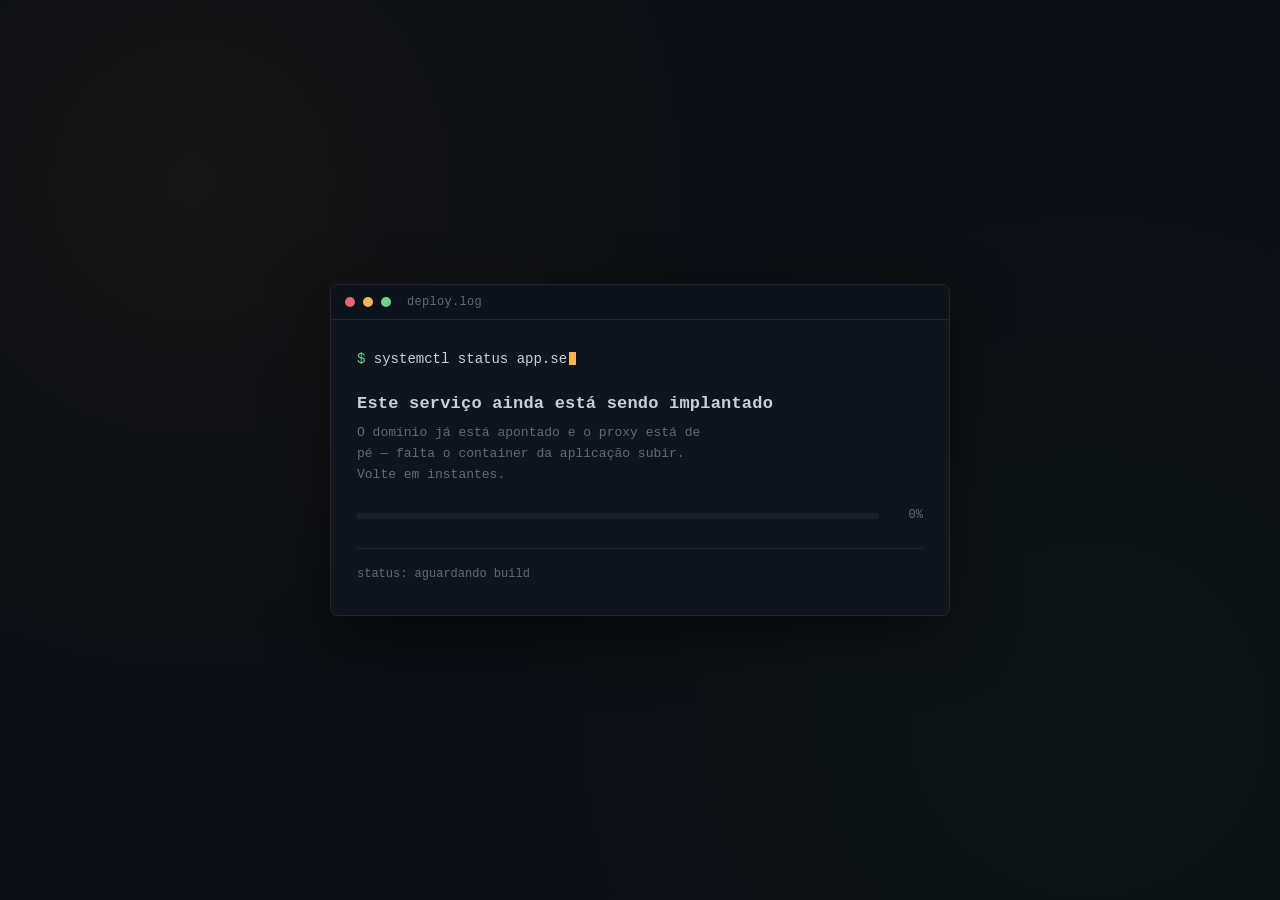
<file: index.html>
<!doctype html>
<html lang="pt-BR">
  <head>
    <meta charset="UTF-8" />
    <meta name="viewport" content="width=device-width, initial-scale=1.0" />
    <title>Em construção</title>
    <link rel="stylesheet" href="./index.css" />
    <script src="./index.js" defer></script>
  </head>
  <body>
    <main class="window" role="status" aria-live="polite">
      <div class="titlebar">
        <span class="dot r"></span>
        <span class="dot a"></span>
        <span class="dot g"></span>
        <span class="label">deploy.log</span>
      </div>

      <div class="body">
        <div class="line">
          <span class="prompt">$</span> <span class="cmd" id="typed"></span
          ><span class="cursor"></span>
        </div>

        <h1>Este serviço ainda está sendo implantado</h1>
        <p class="desc">
          O domínio já está apontado e o proxy está de pé — falta o container da
          aplicação subir. Volte em instantes.
        </p>

        <div class="bar-row">
          <div class="bar-track"><div class="bar-fill" id="fill"></div></div>
          <span class="pct" id="pct">0%</span>
        </div>

        <div class="footer">
          status: <span id="status">aguardando build</span>
        </div>
      </div>
    </main>
  </body>
</html>
</file>
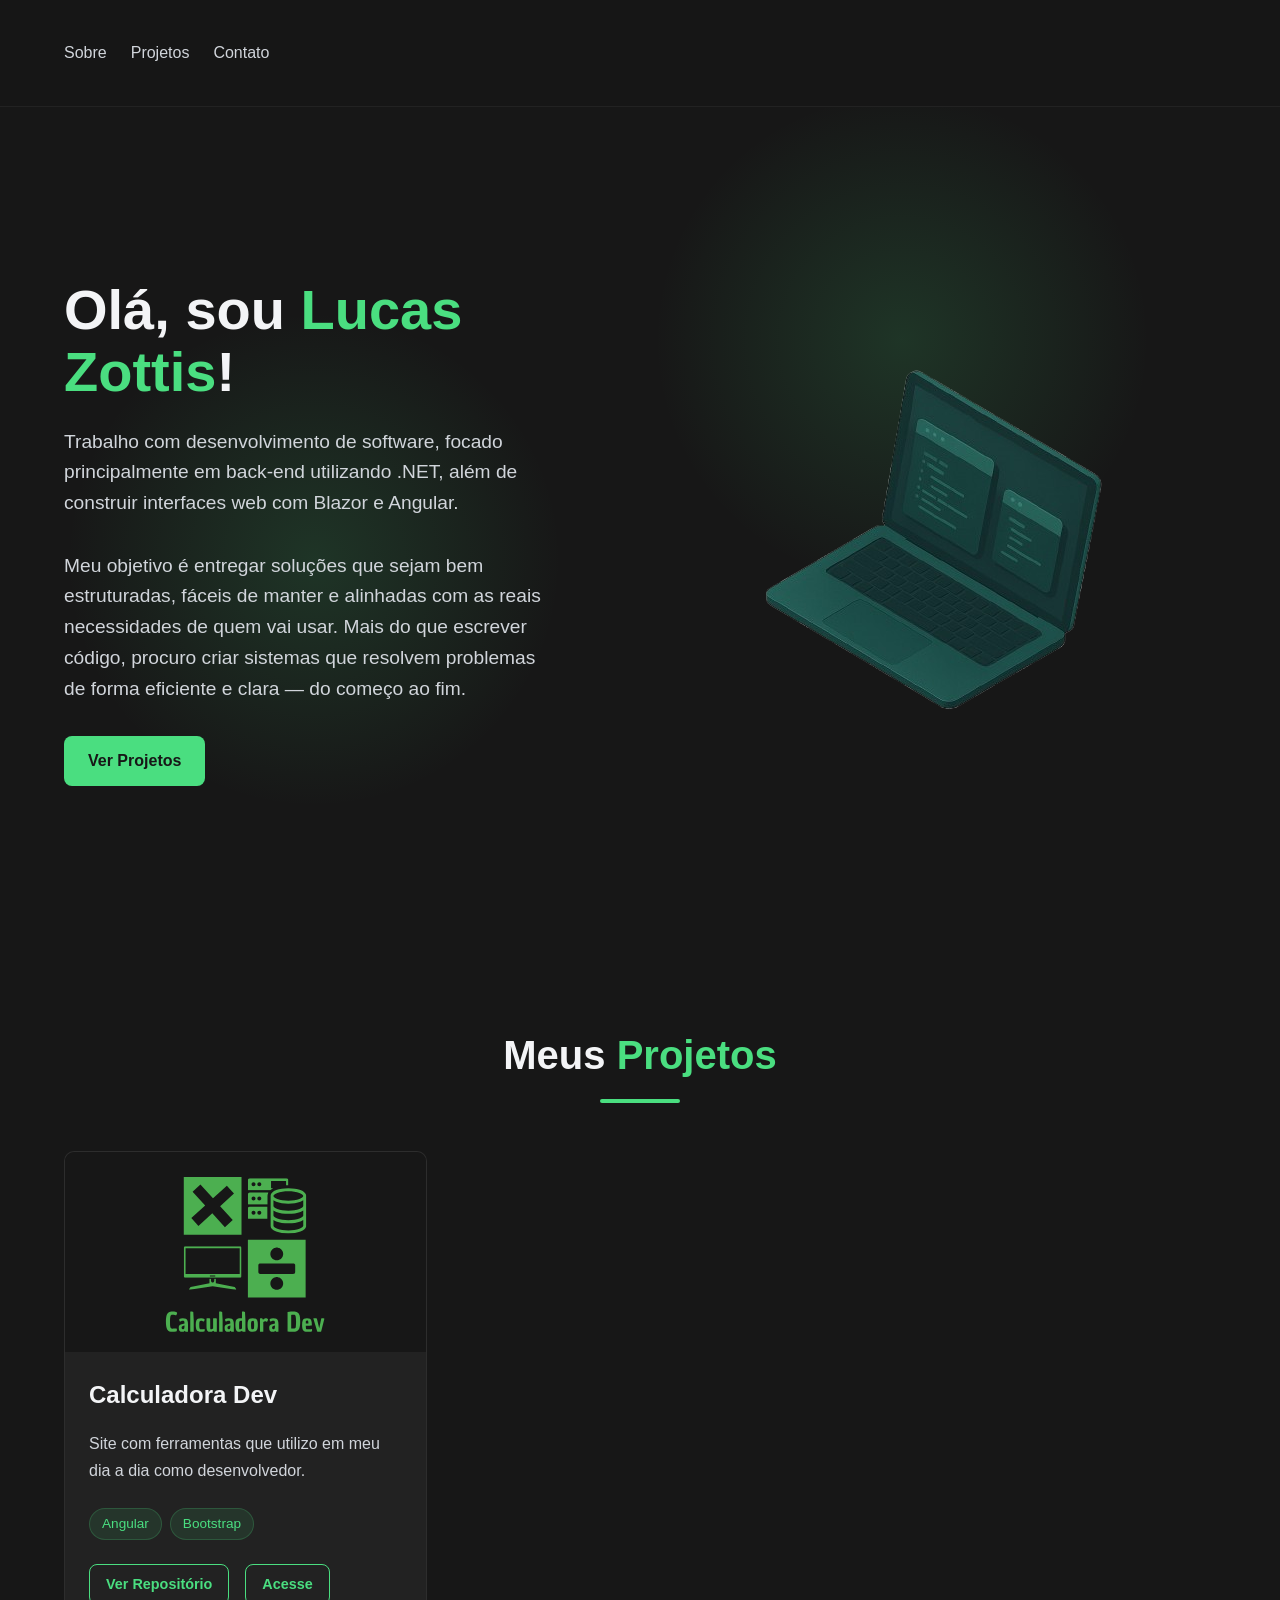
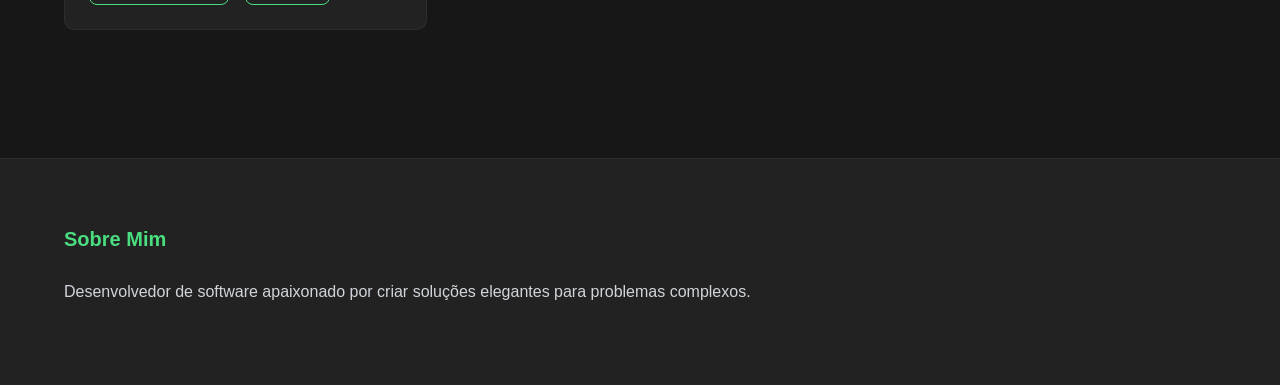
<file: Antigo/index.html>
<!DOCTYPE html>
<html lang="pt-br">

<head>
    <meta charset="UTF-8">
    <meta name="viewport" content="width=device-width, initial-scale=1.0">
    <link rel="stylesheet" href="style.css">
    <title>Lucas Zottis</title>
</head>

<body>
    <div class="glow glow-1"></div>
    <div class="glow glow-2"></div>

    <header>
        <div class="container">
            <nav>
                <!--<div class="logo">Lucas Zottis</div>-->
                <div class="nav-links">
                    <a href="#sobre">Sobre</a>
                    <a href="#projetos">Projetos</a>
                    <a href="#contato">Contato</a>
                </div>
            </nav>
        </div>
    </header>

    <section class="hero" id="sobre">
        <div class="container">
            <div class="hero-content">
                <div class="hero-text">
                    <h1>Olá, sou <span>Lucas Zottis</span>!</h1>
                    <p>Trabalho com desenvolvimento de software, focado principalmente em back-end utilizando .NET, além
                        de construir interfaces web com Blazor e Angular.</p>
                    <p>Meu objetivo é entregar soluções que sejam bem estruturadas, fáceis de manter e alinhadas com as
                        reais necessidades de quem vai usar. Mais do que escrever código, procuro criar sistemas que
                        resolvem problemas de forma eficiente e clara — do começo ao fim.</p>
                    <a href="#projetos" class="cta-button">Ver Projetos</a>
                </div>
                <div class="hero-image">
                    <img src="./images/image-removebg-preview.png" alt="Desenvolvedor de Software">
                </div>
            </div>
        </div>
    </section>

    <section class="projects" id="projetos">
        <div class="container">
            <h2 class="section-title">Meus <span>Projetos</span></h2>
            <div class="projects-grid">
                <!-- Projeto 1 -->
                <div class="project-card">
                    <div class="project-image">
                        <img src="./images/calculadora-dev-logo.svg">
                    </div>
                    <div class="project-content">
                        <h3 class="project-title">Calculadora Dev</h3>
                        <p class="project-description">
                            Site com ferramentas que utilizo em meu dia a dia como desenvolvedor.
                        </p>
                        <div class="project-tech">
                            <span class="tech-tag">Angular</span>
                            <span class="tech-tag">Bootstrap</span>
                            <!--<span class="tech-tag">MongoDB</span>-->
                        </div>
                        <div class="project-links">
                            <a href="https://github.com/LucasZottis/calculadora-dev" target=_blank
                                class="project-link">Ver Repositório</a>
                            <a href="https://calculadoradev.com.br" target=_blank class="project-link">Acesse</a>
                        </div>
                    </div>
                </div>

                <!-- Projeto 2 -->
                <!--<div class="project-card">
                    <div class="project-image">
                        [Imagem do Projeto 2]
                    </div>
                    <div class="project-content">
                        <h3 class="project-title">App de Produtividade</h3>
                        <p class="project-description">
                            Maecenas finibus ullamcorper mauris, eget convallis nisi sagittis at. Praesent vel turpis et dolor hendrerit cursus nec sit amet dolor.
                        </p>
                        <div class="project-tech">
                            <span class="tech-tag">Vue.js</span>
                            <span class="tech-tag">Express</span>
                            <span class="tech-tag">PostgreSQL</span>
                        </div>
                        <div class="project-links">
                            <a href="#" class="project-link">Ver Repositório</a>
                            <a href="#" class="project-link">Demo</a>
                        </div>
                    </div>
                </div>-->

                <!-- Projeto 3 -->
                <!--<div class="project-card">
                    <div class="project-image">
                        [Imagem do Projeto 3]
                    </div>
                    <div class="project-content">
                        <h3 class="project-title">E-commerce</h3>
                        <p class="project-description">
                            Vestibulum ante ipsum primis in faucibus orci luctus et ultrices posuere cubilia curae; Pellentesque habitant morbi tristique senectus.
                        </p>
                        <div class="project-tech">
                            <span class="tech-tag">Angular</span>
                            <span class="tech-tag">Django</span>
                            <span class="tech-tag">MySQL</span>
                        </div>
                        <div class="project-links">
                            <a href="#" class="project-link">Ver Repositório</a>
                            <a href="#" class="project-link">Demo</a>
                        </div>
                    </div>
                </div>-->
            </div>
        </div>
    </section>

    <footer id="contato">
        <div class="container">
            <div class="footer-content">
                <div class="footer-section">
                    <h3>Sobre Mim</h3>
                    <p>Desenvolvedor de software apaixonado por criar soluções elegantes para problemas complexos.</p>
                </div>
                <!--<div class="footer-section">
                    <h3>Contato</h3>
                    <p>email@exemplo.com</p>
                    <p>+55 (00) 00000-0000</p>
                </div>-->
                <!--<div class="footer-section">
                    <h3>Social</h3>
                    <div class="social-links">
                        <a href="#" class="social-link">GH</a>
                        <a href="#" class="social-link">LI</a>
                        <a href="#" class="social-link">TW</a>
                    </div>
                </div>-->
            </div>
            <!--<div class="copyright">
                &copy; 2025 Meu Portfólio. Todos os direitos reservados.
            </div>-->
        </div>
    </footer>
</body>

</html>
</file>
<file: index.css>
:root {
      --bg: #0b0e13;
      --panel: #10151d;
      --border: #1f2733;
      --text: #c7d0dc;
      --text-dim: #5c6b7f;
      --amber: #ffb454;
      --green: #6fd08c;
      --red: #e2666d;
  }

  * {
      box-sizing: border-box;
  }

  html,
  body {
      height: 100%;
      margin: 0;
  }

  body {
      background: var(--bg);
      background-image:
          radial-gradient(circle at 15% 20%, rgba(255, 180, 84, 0.05), transparent 40%),
          radial-gradient(circle at 85% 80%, rgba(111, 208, 140, 0.04), transparent 45%);
      color: var(--text);
      font-family: "SFMono-Regular", Consolas, "Liberation Mono", Menlo, Courier, monospace;
      display: flex;
      align-items: center;
      justify-content: center;
      padding: 24px;
      -webkit-font-smoothing: antialiased;
  }

  .window {
      width: 100%;
      max-width: 620px;
      background: var(--panel);
      border: 1px solid var(--border);
      border-radius: 8px;
      box-shadow: 0 20px 60px rgba(0, 0, 0, 0.5);
      overflow: hidden;
  }

  .titlebar {
      display: flex;
      align-items: center;
      gap: 8px;
      padding: 10px 14px;
      background: #0d1119;
      border-bottom: 1px solid var(--border);
  }

  .dot {
      width: 10px;
      height: 10px;
      border-radius: 50%;
  }

  .dot.r {
      background: var(--red);
  }

  .dot.a {
      background: var(--amber);
  }

  .dot.g {
      background: var(--green);
  }

  .titlebar span.label {
      margin-left: 8px;
      color: var(--text-dim);
      font-size: 12px;
      letter-spacing: 0.3px;
  }

  .body {
      padding: 28px 26px 30px;
      line-height: 1.65;
      font-size: 14px;
  }

  .line {
      word-break: break-word;
  }

  .prompt {
      color: var(--green);
  }

  .path {
      color: var(--amber);
  }

  .muted {
      color: var(--text-dim);
  }

  .cmd {
      color: var(--text);
  }

  h1 {
      font-size: 17px;
      font-weight: 600;
      color: var(--text);
      margin: 18px 0 4px;
      letter-spacing: 0.2px;
  }

  p.desc {
      margin: 0 0 20px;
      color: var(--text-dim);
      font-size: 13px;
      max-width: 46ch;
  }

  .bar-row {
      display: flex;
      align-items: center;
      gap: 10px;
      margin: 4px 0 2px;
  }

  .bar-track {
      flex: 1;
      height: 6px;
      background: #1a212c;
      border-radius: 3px;
      overflow: hidden;
  }

  .bar-fill {
      height: 100%;
      width: 0%;
      background: linear-gradient(90deg, var(--amber), var(--green));
      border-radius: 3px;
      transition: width 0.4s ease;
  }

  .pct {
      color: var(--text-dim);
      font-size: 12px;
      min-width: 34px;
      text-align: right;
  }

  .cursor {
      display: inline-block;
      width: 7px;
      height: 13px;
      background: var(--amber);
      margin-left: 2px;
      vertical-align: -2px;
      animation: blink 1s steps(1) infinite;
  }

  @keyframes blink {
      50% {
          opacity: 0;
      }
  }

  .footer {
      margin-top: 22px;
      padding-top: 16px;
      border-top: 1px solid var(--border);
      color: var(--text-dim);
      font-size: 12px;
  }

  @media (prefers-reduced-motion: reduce) {
      .cursor {
          animation: none;
      }

      .bar-fill {
          transition: none;
      }
  }
</file>
<file: Antigo/style.css>
:root {
    --background: #171717;
    --card-bg: #222222;
    --primary-green: #4ADE80;
    --secondary-green: #22c55e;
    --text-primary: #f3f4f6;
    --text-secondary: #d1d5db;
    --accent: #0ea5e9;
    --gray-light: #334155;
    --radius: 10px;
}

* {
    margin: 0;
    padding: 0;
    box-sizing: border-box;
    font-family: 'Inter', -apple-system, BlinkMacSystemFont, 'Segoe UI', Roboto, Oxygen, Ubuntu, Cantarell, sans-serif;
}

body {
    background-color: var(--background);
    color: var(--text-primary);
    line-height: 1.6;
    overflow-x: hidden;
}

.container {
    max-width: 1200px;
    margin: 0 auto;
    padding: 0 1.5rem;
}

header {
    padding: 2rem 1.5rem;
    position: sticky;
    top: 0;
    background-color: rgba(23, 23, 23, 0.9);
    backdrop-filter: blur(10px);
    z-index: 100;
    border-bottom: 1px solid rgba(255, 255, 255, 0.05);
}

nav {
    display: flex;
    justify-content: space-between;
    align-items: center;
}

.logo {
    font-size: 1.75rem;
    font-weight: 700;
    color: var(--primary-green);
}

.nav-links {
    display: flex;
    gap: 1.5rem;
}

.nav-links a {
    color: var(--text-secondary);
    text-decoration: none;
    font-size: 1rem;
    font-weight: 500;
    transition: color 0.2s ease;
    padding: 0.5rem 0;
    position: relative;
}

.nav-links a::after {
    content: '';
    position: absolute;
    width: 0;
    height: 2px;
    bottom: 0;
    left: 0;
    background-color: var(--primary-green);
    transition: width 0.3s ease;
}

.nav-links a:hover {
    color: var(--primary-green);
}

.nav-links a:hover::after {
    width: 100%;
}

.hero {
    padding: 6rem 0 4rem;
    min-height: calc(100vh - 80px);
    display: flex;
    align-items: center;
    position: relative;
}

.hero-content {
    display: grid;
    grid-template-columns: 1fr 1fr;
    gap: 4rem;
    align-items: center;
}

.hero-text h1 {
    font-size: 3.5rem;
    line-height: 1.1;
    margin-bottom: 1.5rem;
    font-weight: 800;
}

.hero-text h1 span {
    color: var(--primary-green);
}

.hero-text p {
    font-size: 1.2rem;
    color: var(--text-secondary);
    margin-bottom: 2rem;
    max-width: 90%;
}

.cta-button {
    display: inline-block;
    background-color: var(--primary-green);
    color: var(--background);
    text-decoration: none;
    padding: 0.75rem 1.5rem;
    border-radius: 8px;
    font-weight: 600;
    font-size: 1rem;
    transition: all 0.2s ease;
    border: none;
    cursor: pointer;
}

.cta-button:hover {
    background-color: var(--secondary-green);
    transform: translateY(-2px);
    box-shadow: 0 10px 20px rgba(74, 222, 128, 0.15);
}

.hero-image {
    position: relative;
    text-align: center;
}

.hero-image img {
    width: 100%;
    max-width: 500px;
    height: auto;
    /*border-radius: var(--radius);*/
    /*box-shadow: 0 20px 25px -5px rgba(0, 0, 0, 0.1), 0 10px 10px -5px rgba(0, 0, 0, 0.04);*/
    /*border: 1px solid rgba(255, 255, 255, 0.1);*/
}

.section-title {
    font-size: 2.5rem;
    margin-bottom: 3rem;
    text-align: center;
    position: relative;
    padding-bottom: 1rem;
}

.section-title span {
    color: var(--primary-green);
}

.section-title::after {
    content: '';
    position: absolute;
    bottom: 0;
    left: 50%;
    transform: translateX(-50%);
    width: 80px;
    height: 4px;
    background-color: var(--primary-green);
    border-radius: 2px;
}

.projects {
    padding: 6rem 0;
}

.projects-grid {
    display: grid;
    grid-template-columns: repeat(auto-fill, minmax(350px, 1fr));
    gap: 2rem;
}

.project-card {
    background-color: var(--card-bg);
    border-radius: var(--radius);
    overflow: hidden;
    transition: transform 0.3s ease, box-shadow 0.3s ease;
    border: 1px solid rgba(255, 255, 255, 0.05);
    height: 100%;
    display: flex;
    flex-direction: column;
}

.project-card:hover {
    transform: translateY(-10px);
    box-shadow: 0 20px 25px -5px rgba(0, 0, 0, 0.2), 0 10px 10px -5px rgba(0, 0, 0, 0.1);
    border-color: rgba(74, 222, 128, 0.3);
}

.project-image {
    height: 200px;
    background-color: var(--background);
    /* background-color: var(--gray-light); */
    display: flex;
    align-items: center;
    justify-content: center;
    color: var(--text-secondary);
    font-style: italic;
    overflow: hidden;
}

.project-image img {
    /* width: 100%; */
    height: 100%;
    object-fit: cover;
    transition: transform 0.5s ease;
}

.project-card:hover .project-image img {
    transform: scale(1.05);
}

.project-content {
    padding: 1.5rem;
    flex-grow: 1;
    display: flex;
    flex-direction: column;
}

.project-title {
    font-size: 1.5rem;
    font-weight: 700;
    margin-bottom: 1rem;
    color: var(--text-primary);
}

.project-description {
    color: var(--text-secondary);
    margin-bottom: 1.5rem;
    line-height: 1.7;
    flex-grow: 1;
}

.project-tech {
    display: flex;
    flex-wrap: wrap;
    gap: 0.5rem;
    margin-bottom: 1.5rem;
}

.tech-tag {
    background-color: rgba(74, 222, 128, 0.1);
    color: var(--primary-green);
    padding: 0.25rem 0.75rem;
    border-radius: 50px;
    font-size: 0.85rem;
    font-weight: 500;
    border: 1px solid rgba(74, 222, 128, 0.2);
}

.project-links {
    display: flex;
    gap: 1rem;
}

.project-link {
    display: inline-flex;
    align-items: center;
    gap: 0.5rem;
    background-color: transparent;
    color: var(--primary-green);
    text-decoration: none;
    padding: 0.5rem 1rem;
    border-radius: 8px;
    font-weight: 600;
    font-size: 0.9rem;
    transition: all 0.2s ease;
    border: 1px solid var(--primary-green);
}

.project-link:hover {
    background-color: var(--primary-green);
    color: var(--background);
}

footer {
    background-color: var(--card-bg);
    border-top: 1px solid rgba(255, 255, 255, 0.05);
    padding: 4rem 0;
    margin-top: 2rem;
}

.footer-content {
    display: grid;
    grid-template-columns: repeat(auto-fit, minmax(250px, 1fr));
    gap: 2rem;
}

.footer-section h3 {
    font-size: 1.25rem;
    margin-bottom: 1.5rem;
    color: var(--primary-green);
}

.footer-section p {
    color: var(--text-secondary);
    margin-bottom: 1rem;
}

.social-links {
    display: flex;
    gap: 1rem;
    margin-top: 1rem;
}

.social-link {
    display: inline-flex;
    align-items: center;
    justify-content: center;
    width: 40px;
    height: 40px;
    background-color: rgba(255, 255, 255, 0.05);
    border-radius: 50%;
    color: var(--text-primary);
    text-decoration: none;
    transition: all 0.2s ease;
}

.social-link:hover {
    background-color: var(--primary-green);
    color: var(--background);
    transform: translateY(-3px);
}

.copyright {
    text-align: center;
    margin-top: 3rem;
    padding-top: 1.5rem;
    border-top: 1px solid rgba(255, 255, 255, 0.05);
    color: var(--text-secondary);
    font-size: 0.9rem;
}

/* Glow effect */
.glow {
    position: absolute;
    width: 500px;
    height: 500px;
    border-radius: 100%;
    background: radial-gradient(circle, rgba(74, 222, 128, 0.15) 0%, rgba(74, 222, 128, 0) 70%);
    z-index: -1;
}

.glow-1 {
    top: 10%;
    right: 10%;
}

.glow-2 {
    bottom: 10%;
    left: 5%;
}

@media (max-width: 1024px) {
    .hero-content {
        grid-template-columns: 1fr;
        gap: 2rem;
    }

    .hero-image {
        order: -1;
    }

    .hero-text h1 {
        font-size: 2.5rem;
    }
}

@media (max-width: 768px) {
    .projects-grid {
        grid-template-columns: 1fr;
    }

    .nav-links {
        display: none;
    }

    .hero {
        padding: 4rem 0 2rem;
    }

    .section-title {
        font-size: 2rem;
    }
}
</file>
